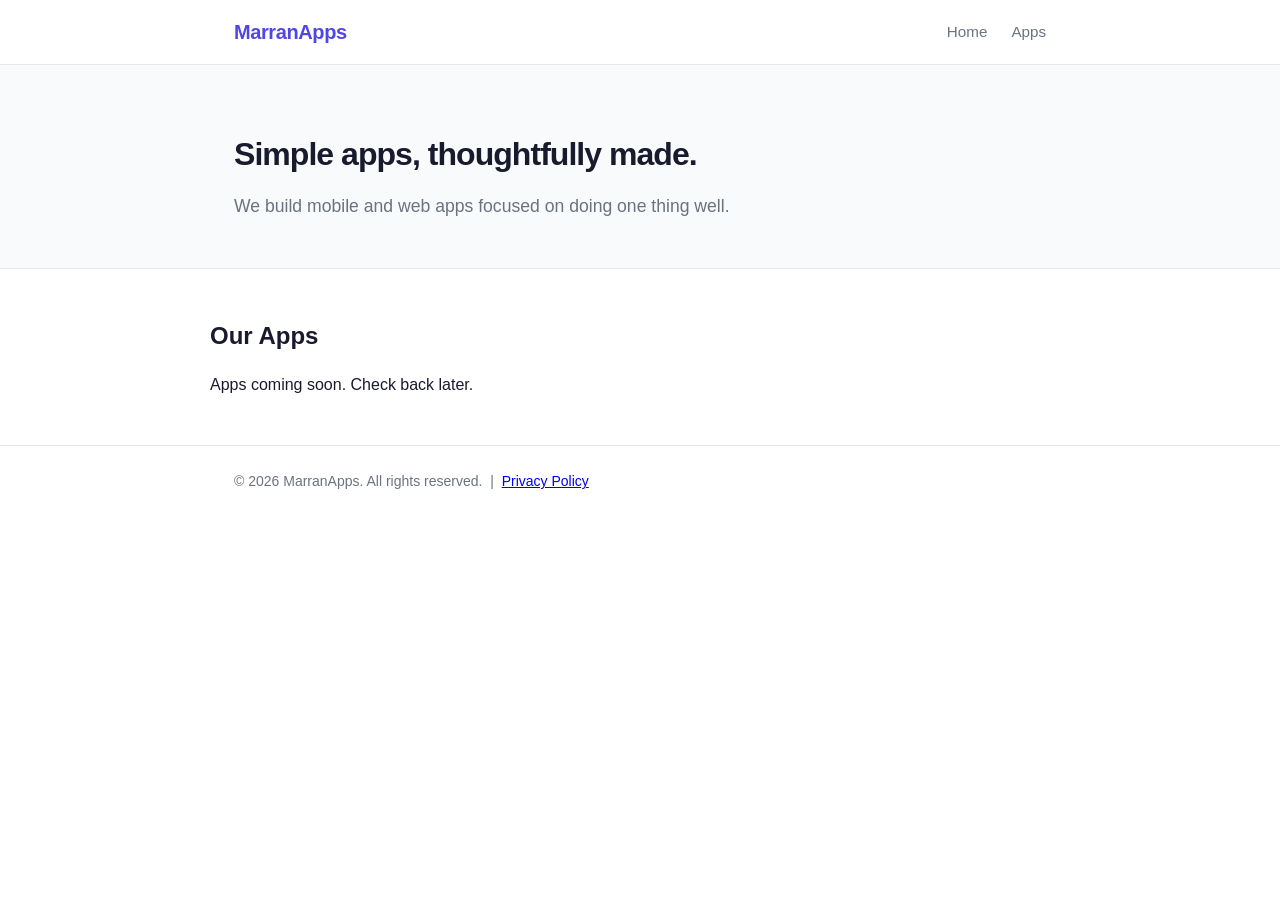
<file: index.html>
<!DOCTYPE html>
<html lang="en">
<head>
  <meta charset="UTF-8" />
  <meta name="viewport" content="width=device-width, initial-scale=1.0" />
  <title>MarranApps</title>
  <link rel="stylesheet" href="style.css" />
</head>
<body>
  <header>
    <div class="container">
      <h1 class="logo">MarranApps</h1>
      <nav>
        <a href="index.html">Home</a>
        <a href="apps.html">Apps</a>
      </nav>
    </div>
  </header>

  <main>
    <section class="hero">
      <div class="container">
        <h2>Simple apps, thoughtfully made.</h2>
        <p>We build mobile and web apps focused on doing one thing well.</p>
      </div>
    </section>

    <section class="apps-preview container">
      <h3>Our Apps</h3>
      <p>Apps coming soon. Check back later.</p>
    </section>
  </main>

  <footer>
    <div class="container">
      <p>&copy; 2026 MarranApps. All rights reserved. &nbsp;|&nbsp; <a href="privacy/privacy-policy.html">Privacy Policy</a></p>
    </div>
  </footer>
</body>
</html>
</file>
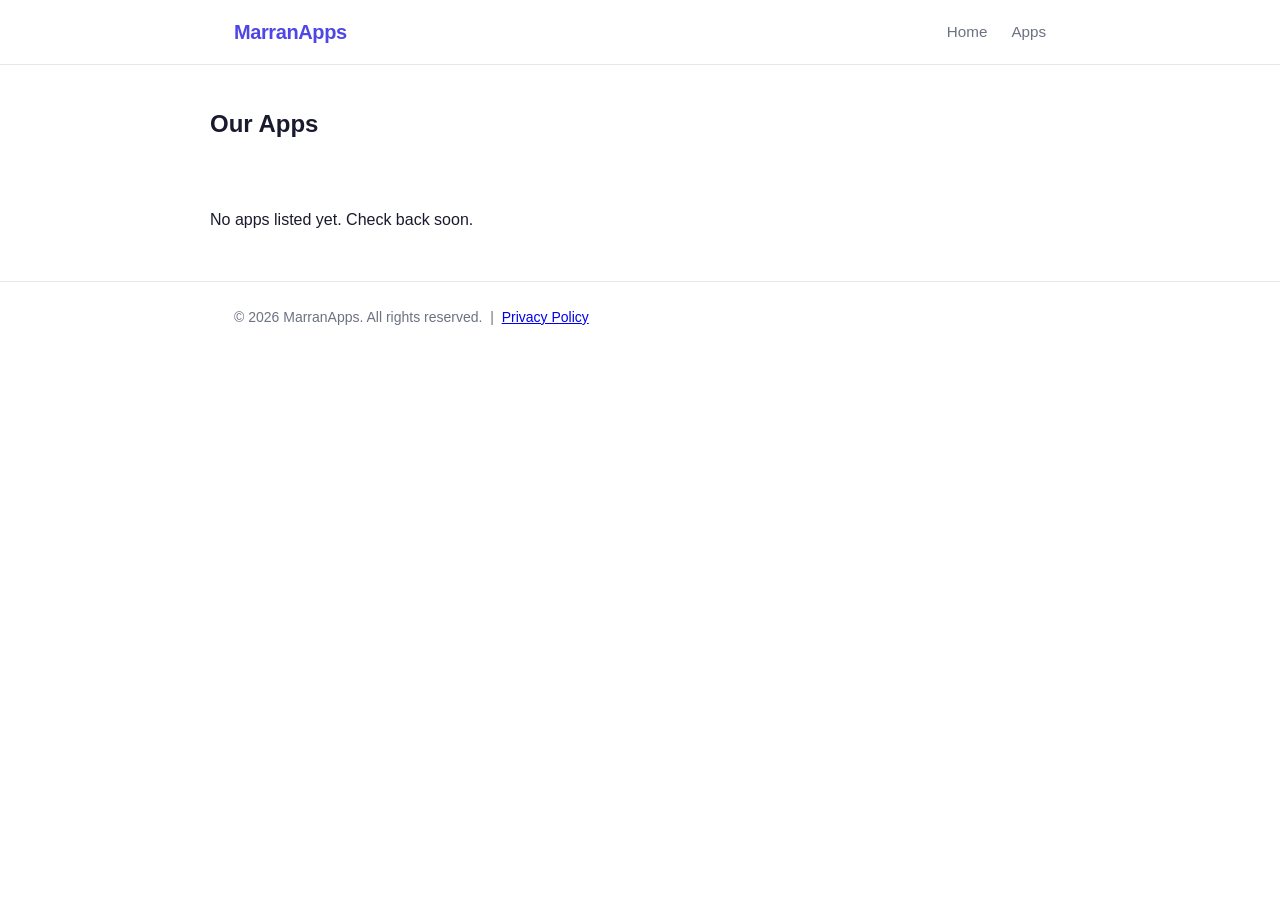
<file: apps.html>
<!DOCTYPE html>
<html lang="en">
<head>
  <meta charset="UTF-8" />
  <meta name="viewport" content="width=device-width, initial-scale=1.0" />
  <title>Apps — MarranApps</title>
  <link rel="stylesheet" href="style.css" />
</head>
<body>
  <header>
    <div class="container">
      <h1 class="logo"><a href="index.html">MarranApps</a></h1>
      <nav>
        <a href="index.html">Home</a>
        <a href="apps.html">Apps</a>
      </nav>
    </div>
  </header>

  <main>
    <section class="page-header container">
      <h2>Our Apps</h2>
    </section>

    <section class="container apps-list">
      <!--
        To add an app, copy the block below and fill in the details.

        <div class="app-card">
          <h3>App Name</h3>
          <p>Short description of the app.</p>
          <a href="privacy/app-name.html">Privacy Policy</a>
        </div>
      -->
      <p>No apps listed yet. Check back soon.</p>
    </section>
  </main>

  <footer>
    <div class="container">
      <p>&copy; 2026 MarranApps. All rights reserved. &nbsp;|&nbsp; <a href="privacy/privacy-policy.html">Privacy Policy</a></p>
    </div>
  </footer>
</body>
</html>
</file>
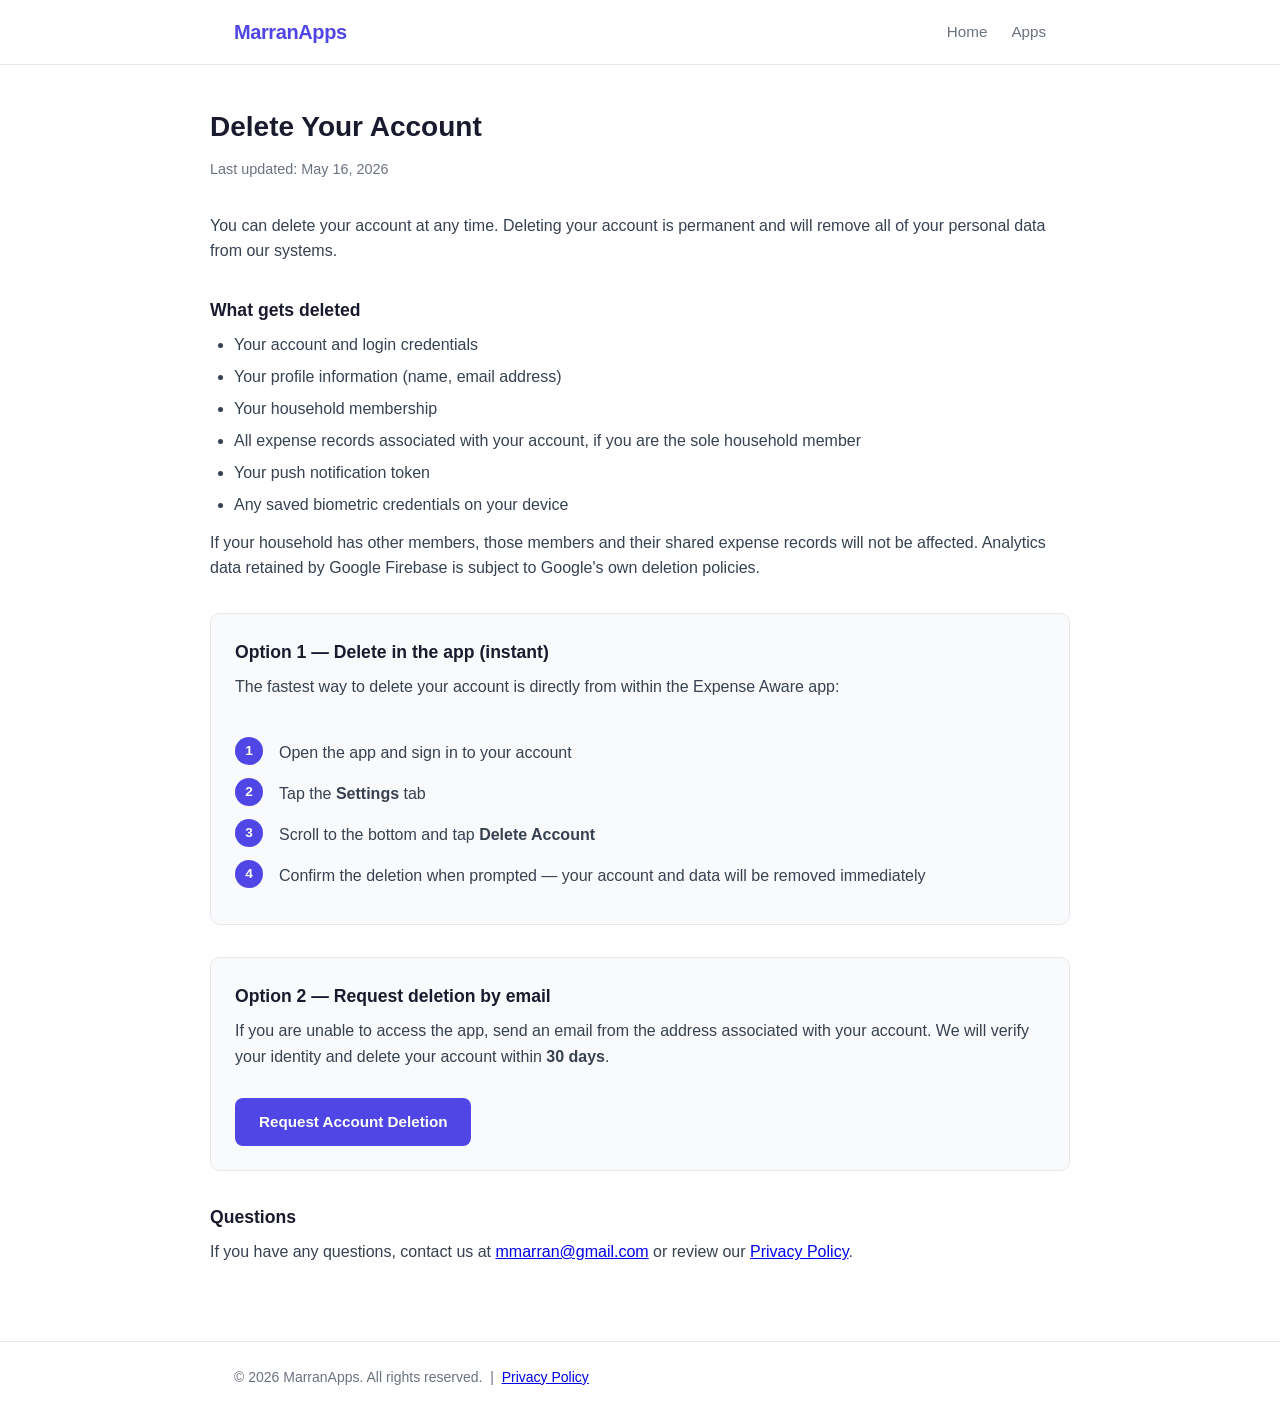
<file: privacy/account-deletion.html>
<!DOCTYPE html>
<html lang="en">
<head>
  <meta charset="UTF-8" />
  <meta name="viewport" content="width=device-width, initial-scale=1.0" />
  <title>Delete Account — MarranApps</title>
  <link rel="stylesheet" href="../style.css" />
  <style>
    .deletion-box {
      border: 1px solid var(--border);
      border-radius: 10px;
      padding: 1.5rem;
      margin: 2rem 0;
      background: var(--bg-alt);
    }
    .deletion-box h3 {
      margin-top: 0;
    }
    .btn-delete {
      display: inline-block;
      margin-top: 1rem;
      padding: 0.75rem 1.5rem;
      background: var(--accent);
      color: #fff;
      border-radius: 8px;
      text-decoration: none;
      font-weight: 600;
      font-size: 0.95rem;
    }
    .btn-delete:hover {
      opacity: 0.9;
      text-decoration: none;
    }
    .step {
      display: flex;
      gap: 1rem;
      align-items: flex-start;
      margin-bottom: 0.75rem;
    }
    .step-num {
      flex-shrink: 0;
      width: 1.75rem;
      height: 1.75rem;
      border-radius: 50%;
      background: var(--accent);
      color: #fff;
      font-weight: 700;
      font-size: 0.85rem;
      display: flex;
      align-items: center;
      justify-content: center;
    }
    .step p {
      margin: 0;
      padding-top: 0.2rem;
    }
  </style>
</head>
<body>
  <header>
    <div class="container">
      <h1 class="logo"><a href="../index.html">MarranApps</a></h1>
      <nav>
        <a href="../index.html">Home</a>
        <a href="../apps.html">Apps</a>
      </nav>
    </div>
  </header>

  <main class="container policy-body">
    <h2>Delete Your Account</h2>
    <p class="meta">Last updated: May 16, 2026</p>

    <p>
      You can delete your account at any time. Deleting your account is permanent and will
      remove all of your personal data from our systems.
    </p>

    <h3>What gets deleted</h3>
    <ul>
      <li>Your account and login credentials</li>
      <li>Your profile information (name, email address)</li>
      <li>Your household membership</li>
      <li>All expense records associated with your account, if you are the sole household member</li>
      <li>Your push notification token</li>
      <li>Any saved biometric credentials on your device</li>
    </ul>
    <p>
      If your household has other members, those members and their shared expense records will
      not be affected. Analytics data retained by Google Firebase is subject to Google's own
      deletion policies.
    </p>

    <div class="deletion-box">
      <h3>Option 1 — Delete in the app (instant)</h3>
      <p>The fastest way to delete your account is directly from within the Expense Aware app:</p>
      <br/>
      <div class="step">
        <div class="step-num">1</div>
        <p>Open the app and sign in to your account</p>
      </div>
      <div class="step">
        <div class="step-num">2</div>
        <p>Tap the <strong>Settings</strong> tab</p>
      </div>
      <div class="step">
        <div class="step-num">3</div>
        <p>Scroll to the bottom and tap <strong>Delete Account</strong></p>
      </div>
      <div class="step">
        <div class="step-num">4</div>
        <p>Confirm the deletion when prompted — your account and data will be removed immediately</p>
      </div>
    </div>

    <div class="deletion-box">
      <h3>Option 2 — Request deletion by email</h3>
      <p>
        If you are unable to access the app, send an email from the address associated with
        your account. We will verify your identity and delete your account within
        <strong>30 days</strong>.
      </p>
      <a class="btn-delete" href="mailto:mmarran@gmail.com?subject=Account%20Deletion%20Request&body=Hi%2C%0A%0AI%20would%20like%20to%20permanently%20delete%20my%20account%20and%20all%20associated%20data.%0A%0AEmail%20used%20to%20register%3A%20%5BYour%20email%5D%0AApp%3A%20Expense%20Aware%0A%0AThank%20you.">
        Request Account Deletion
      </a>
    </div>

    <h3>Questions</h3>
    <p>
      If you have any questions, contact us at
      <a href="mailto:mmarran@gmail.com">mmarran@gmail.com</a> or review our
      <a href="privacy-policy.html">Privacy Policy</a>.
    </p>
  </main>

  <footer>
    <div class="container">
      <p>&copy; 2026 MarranApps. All rights reserved. &nbsp;|&nbsp; <a href="privacy-policy.html">Privacy Policy</a></p>
    </div>
  </footer>
</body>
</html>
</file>
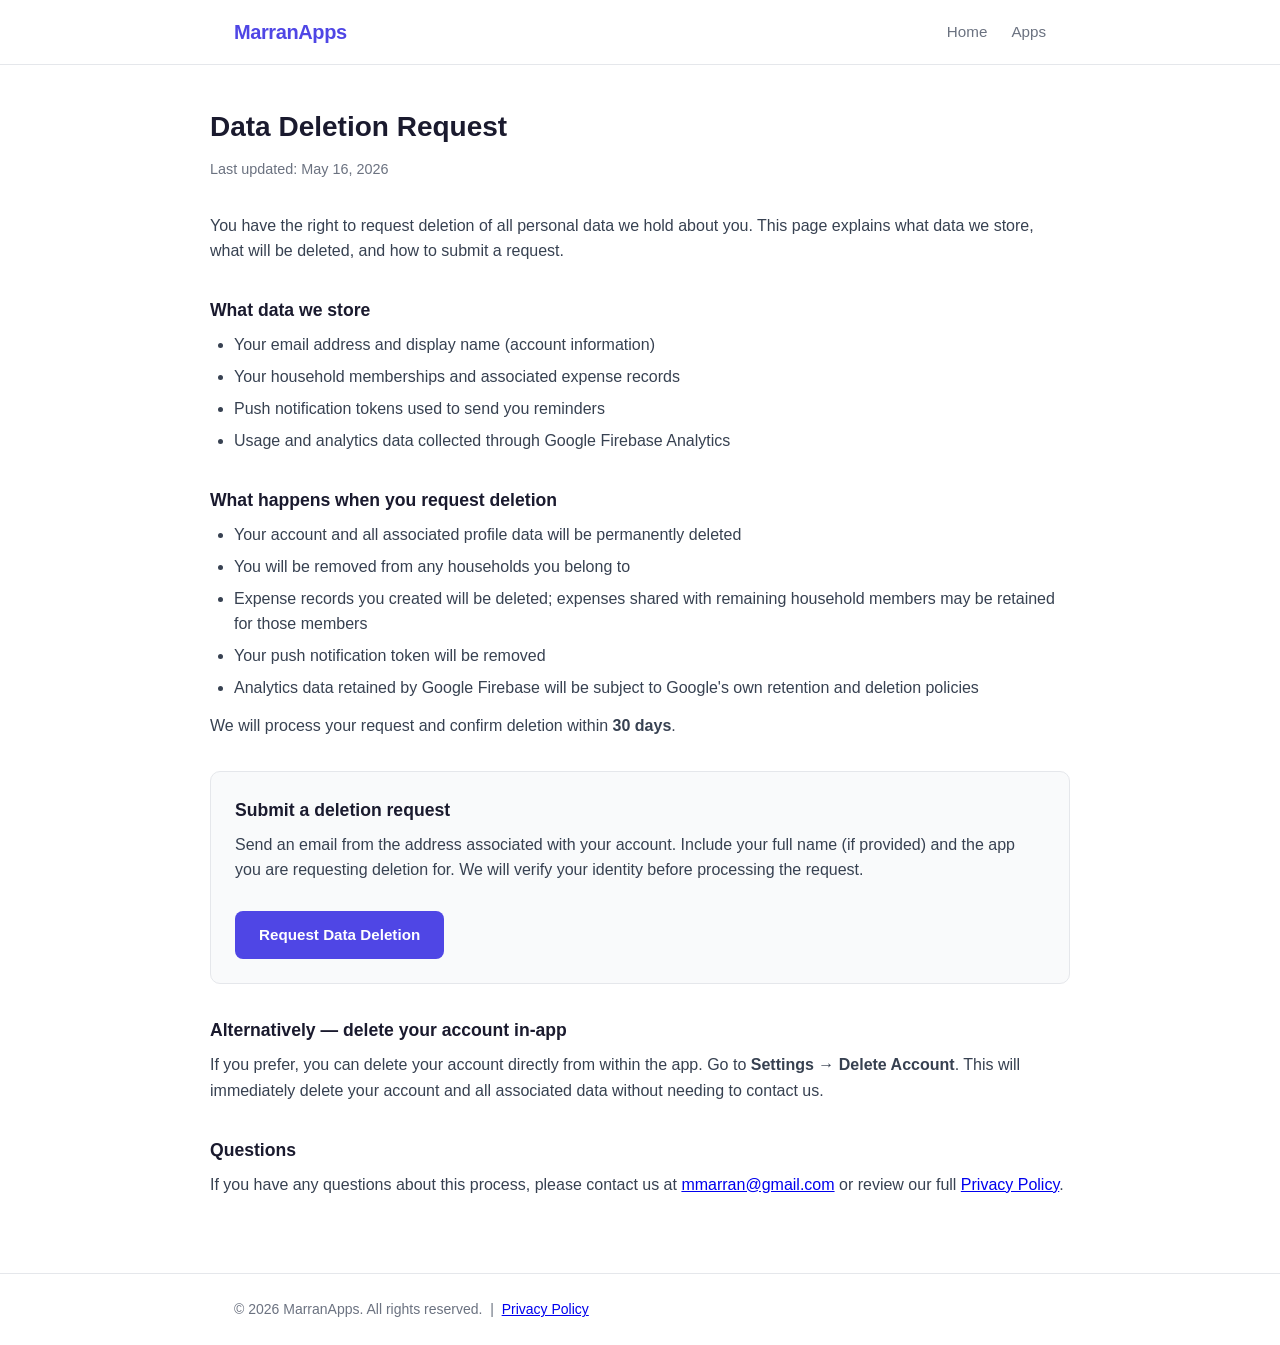
<file: privacy/data-deletion.html>
<!DOCTYPE html>
<html lang="en">
<head>
  <meta charset="UTF-8" />
  <meta name="viewport" content="width=device-width, initial-scale=1.0" />
  <title>Data Deletion Request — MarranApps</title>
  <link rel="stylesheet" href="../style.css" />
  <style>
    .deletion-box {
      border: 1px solid var(--border);
      border-radius: 10px;
      padding: 1.5rem;
      margin: 2rem 0;
      background: var(--bg-alt);
    }
    .deletion-box h3 {
      margin-top: 0;
    }
    .btn-delete {
      display: inline-block;
      margin-top: 1rem;
      padding: 0.75rem 1.5rem;
      background: var(--accent);
      color: #fff;
      border-radius: 8px;
      text-decoration: none;
      font-weight: 600;
      font-size: 0.95rem;
    }
    .btn-delete:hover {
      opacity: 0.9;
      text-decoration: none;
    }
  </style>
</head>
<body>
  <header>
    <div class="container">
      <h1 class="logo"><a href="../index.html">MarranApps</a></h1>
      <nav>
        <a href="../index.html">Home</a>
        <a href="../apps.html">Apps</a>
      </nav>
    </div>
  </header>

  <main class="container policy-body">
    <h2>Data Deletion Request</h2>
    <p class="meta">Last updated: May 16, 2026</p>

    <p>
      You have the right to request deletion of all personal data we hold about you.
      This page explains what data we store, what will be deleted, and how to submit a request.
    </p>

    <h3>What data we store</h3>
    <ul>
      <li>Your email address and display name (account information)</li>
      <li>Your household memberships and associated expense records</li>
      <li>Push notification tokens used to send you reminders</li>
      <li>Usage and analytics data collected through Google Firebase Analytics</li>
    </ul>

    <h3>What happens when you request deletion</h3>
    <ul>
      <li>Your account and all associated profile data will be permanently deleted</li>
      <li>You will be removed from any households you belong to</li>
      <li>Expense records you created will be deleted; expenses shared with remaining household members may be retained for those members</li>
      <li>Your push notification token will be removed</li>
      <li>Analytics data retained by Google Firebase will be subject to Google's own retention and deletion policies</li>
    </ul>

    <p>
      We will process your request and confirm deletion within <strong>30 days</strong>.
    </p>

    <div class="deletion-box">
      <h3>Submit a deletion request</h3>
      <p>
        Send an email from the address associated with your account. Include your full name
        (if provided) and the app you are requesting deletion for. We will verify your identity
        before processing the request.
      </p>
      <a class="btn-delete" href="mailto:mmarran@gmail.com?subject=Data%20Deletion%20Request&body=Hi%2C%0A%0AI%20would%20like%20to%20request%20deletion%20of%20all%20personal%20data%20associated%20with%20my%20account.%0A%0AApp%3A%20%5BApp%20name%5D%0AEmail%20used%20to%20register%3A%20%5BYour%20email%5D%0A%0AThank%20you.">
        Request Data Deletion
      </a>
    </div>

    <h3>Alternatively — delete your account in-app</h3>
    <p>
      If you prefer, you can delete your account directly from within the app. Go to
      <strong>Settings → Delete Account</strong>. This will immediately delete your account
      and all associated data without needing to contact us.
    </p>

    <h3>Questions</h3>
    <p>
      If you have any questions about this process, please contact us at
      <a href="mailto:mmarran@gmail.com">mmarran@gmail.com</a> or review our full
      <a href="privacy-policy.html">Privacy Policy</a>.
    </p>
  </main>

  <footer>
    <div class="container">
      <p>&copy; 2026 MarranApps. All rights reserved. &nbsp;|&nbsp; <a href="privacy-policy.html">Privacy Policy</a></p>
    </div>
  </footer>
</body>
</html>
</file>
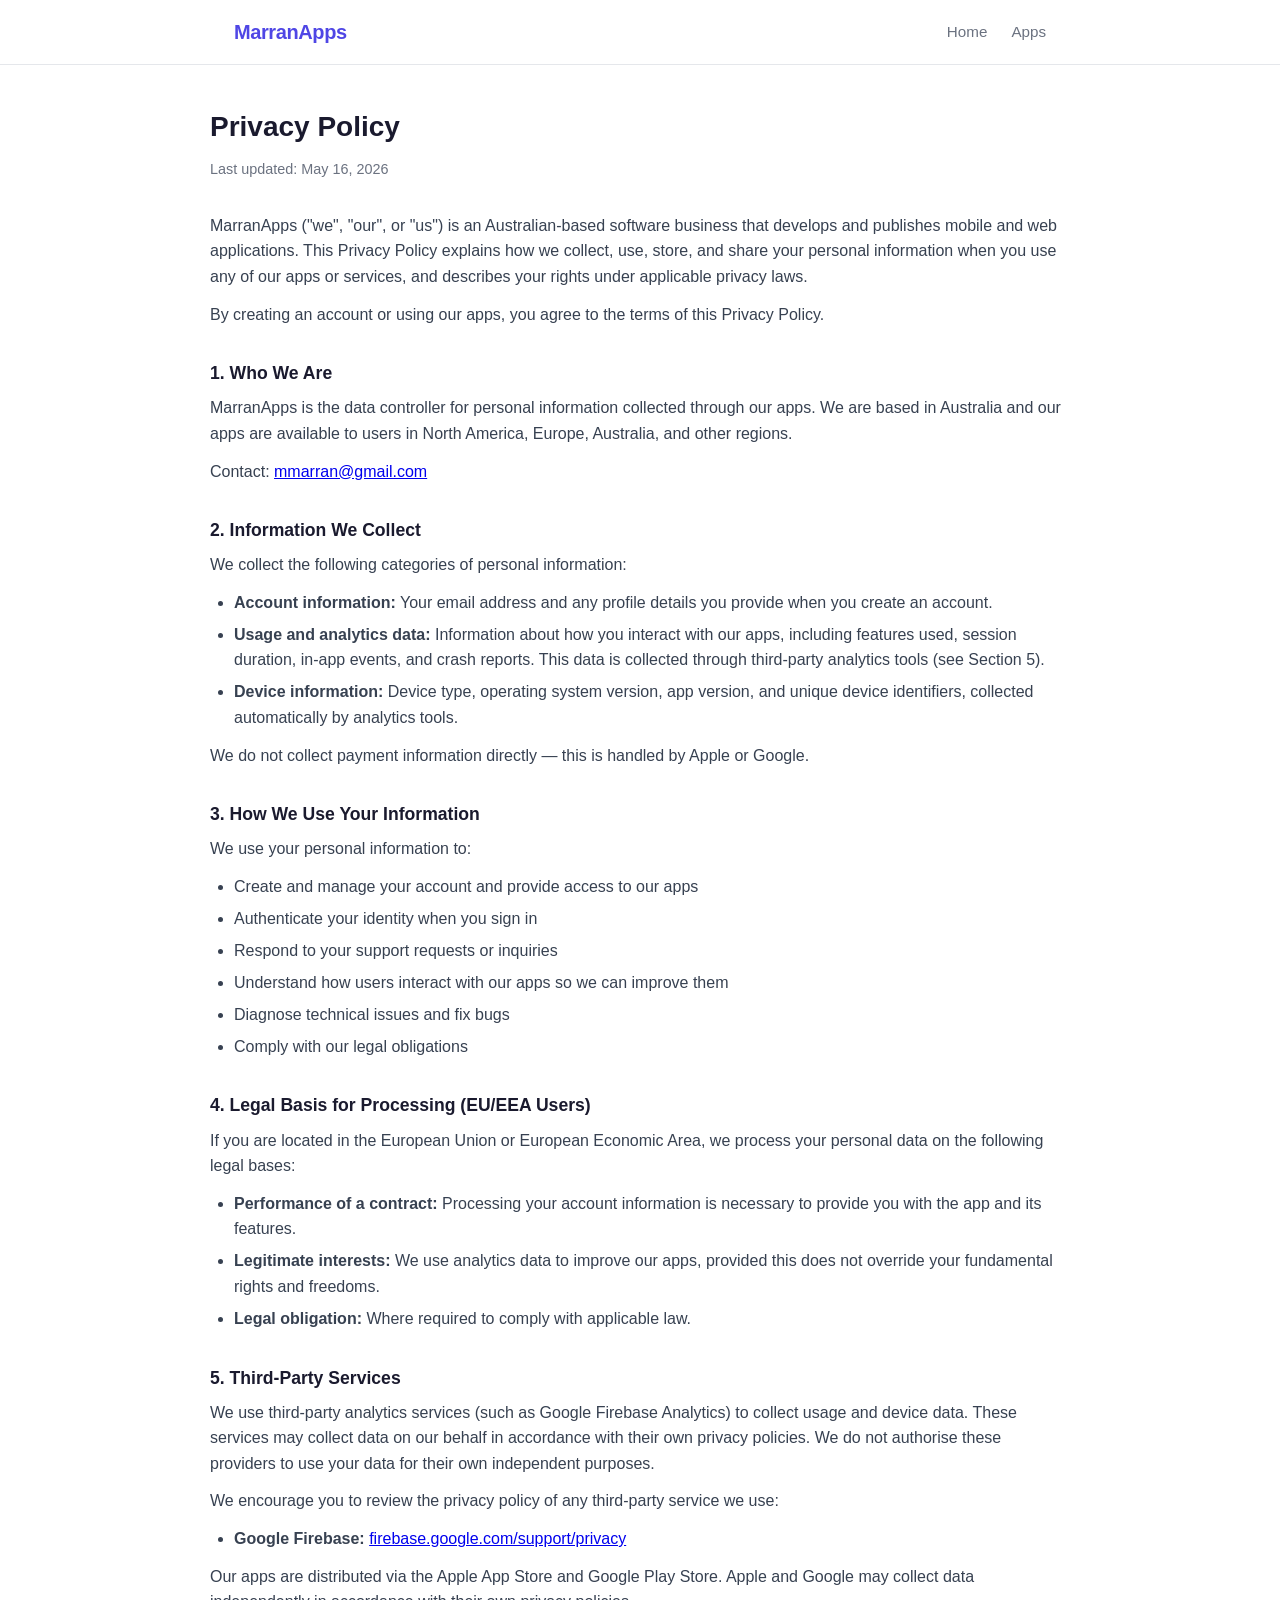
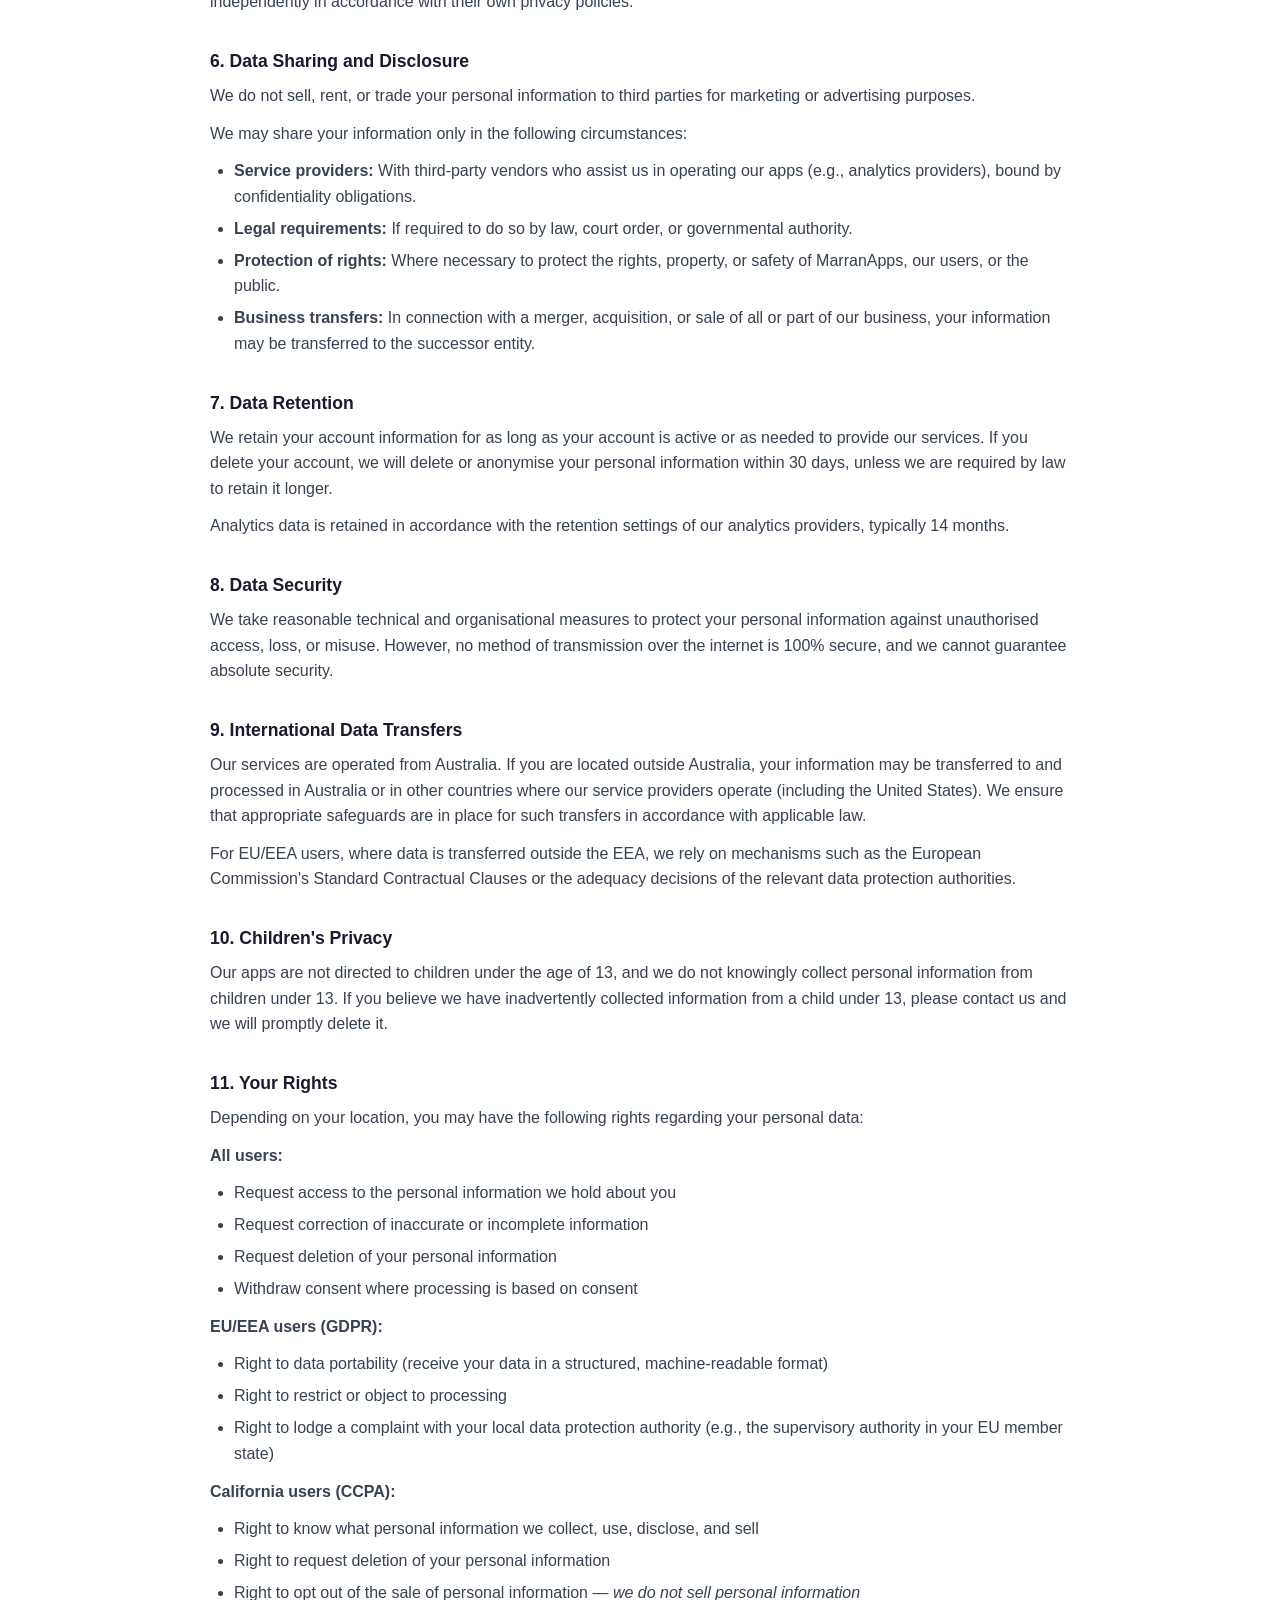
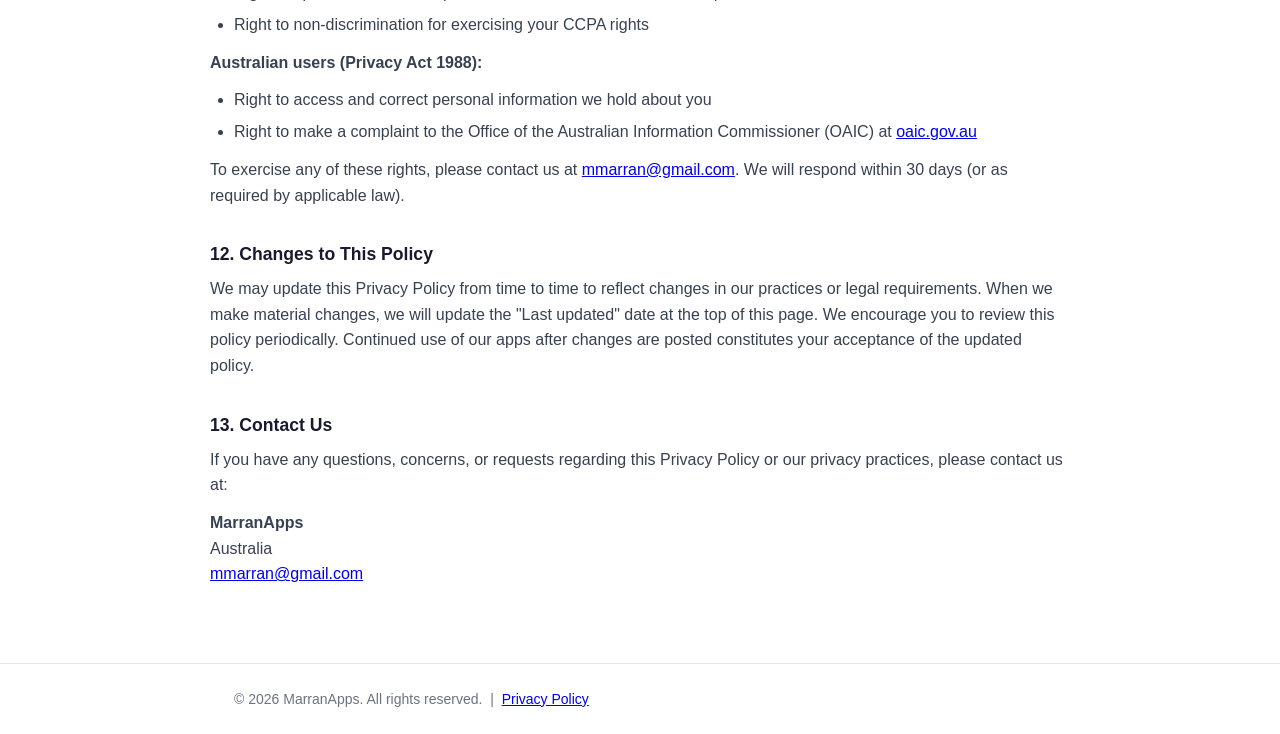
<file: privacy/privacy-policy.html>
<!DOCTYPE html>
<html lang="en">
<head>
  <meta charset="UTF-8" />
  <meta name="viewport" content="width=device-width, initial-scale=1.0" />
  <title>Privacy Policy — MarranApps</title>
  <link rel="stylesheet" href="../style.css" />
</head>
<body>
  <header>
    <div class="container">
      <h1 class="logo"><a href="../index.html">MarranApps</a></h1>
      <nav>
        <a href="../index.html">Home</a>
        <a href="../apps.html">Apps</a>
      </nav>
    </div>
  </header>

  <main class="container policy-body">
    <h2>Privacy Policy</h2>
    <p class="meta">Last updated: May 16, 2026</p>

    <p>
      MarranApps ("we", "our", or "us") is an Australian-based software business that develops and
      publishes mobile and web applications. This Privacy Policy explains how we collect, use, store,
      and share your personal information when you use any of our apps or services, and describes
      your rights under applicable privacy laws.
    </p>

    <p>
      By creating an account or using our apps, you agree to the terms of this Privacy Policy.
    </p>

    <h3>1. Who We Are</h3>
    <p>
      MarranApps is the data controller for personal information collected through our apps.
      We are based in Australia and our apps are available to users in North America, Europe,
      Australia, and other regions.
    </p>
    <p>
      Contact: <a href="mailto:mmarran@gmail.com">mmarran@gmail.com</a>
    </p>

    <h3>2. Information We Collect</h3>
    <p>We collect the following categories of personal information:</p>
    <ul>
      <li>
        <strong>Account information:</strong> Your email address and any profile details you
        provide when you create an account.
      </li>
      <li>
        <strong>Usage and analytics data:</strong> Information about how you interact with our
        apps, including features used, session duration, in-app events, and crash reports.
        This data is collected through third-party analytics tools (see Section 5).
      </li>
      <li>
        <strong>Device information:</strong> Device type, operating system version, app version,
        and unique device identifiers, collected automatically by analytics tools.
      </li>
    </ul>
    <p>We do not collect payment information directly — this is handled by Apple or Google.</p>

    <h3>3. How We Use Your Information</h3>
    <p>We use your personal information to:</p>
    <ul>
      <li>Create and manage your account and provide access to our apps</li>
      <li>Authenticate your identity when you sign in</li>
      <li>Respond to your support requests or inquiries</li>
      <li>Understand how users interact with our apps so we can improve them</li>
      <li>Diagnose technical issues and fix bugs</li>
      <li>Comply with our legal obligations</li>
    </ul>

    <h3>4. Legal Basis for Processing (EU/EEA Users)</h3>
    <p>
      If you are located in the European Union or European Economic Area, we process your
      personal data on the following legal bases:
    </p>
    <ul>
      <li>
        <strong>Performance of a contract:</strong> Processing your account information is
        necessary to provide you with the app and its features.
      </li>
      <li>
        <strong>Legitimate interests:</strong> We use analytics data to improve our apps,
        provided this does not override your fundamental rights and freedoms.
      </li>
      <li>
        <strong>Legal obligation:</strong> Where required to comply with applicable law.
      </li>
    </ul>

    <h3>5. Third-Party Services</h3>
    <p>
      We use third-party analytics services (such as Google Firebase Analytics) to collect
      usage and device data. These services may collect data on our behalf in accordance with
      their own privacy policies. We do not authorise these providers to use your data for
      their own independent purposes.
    </p>
    <p>
      We encourage you to review the privacy policy of any third-party service we use:
    </p>
    <ul>
      <li><strong>Google Firebase:</strong> <a href="https://firebase.google.com/support/privacy" target="_blank" rel="noopener">firebase.google.com/support/privacy</a></li>
    </ul>
    <p>
      Our apps are distributed via the Apple App Store and Google Play Store. Apple and Google
      may collect data independently in accordance with their own privacy policies.
    </p>

    <h3>6. Data Sharing and Disclosure</h3>
    <p>
      We do not sell, rent, or trade your personal information to third parties for marketing
      or advertising purposes.
    </p>
    <p>We may share your information only in the following circumstances:</p>
    <ul>
      <li>
        <strong>Service providers:</strong> With third-party vendors who assist us in operating
        our apps (e.g., analytics providers), bound by confidentiality obligations.
      </li>
      <li>
        <strong>Legal requirements:</strong> If required to do so by law, court order, or
        governmental authority.
      </li>
      <li>
        <strong>Protection of rights:</strong> Where necessary to protect the rights, property,
        or safety of MarranApps, our users, or the public.
      </li>
      <li>
        <strong>Business transfers:</strong> In connection with a merger, acquisition, or sale
        of all or part of our business, your information may be transferred to the successor
        entity.
      </li>
    </ul>

    <h3>7. Data Retention</h3>
    <p>
      We retain your account information for as long as your account is active or as needed to
      provide our services. If you delete your account, we will delete or anonymise your personal
      information within 30 days, unless we are required by law to retain it longer.
    </p>
    <p>
      Analytics data is retained in accordance with the retention settings of our analytics
      providers, typically 14 months.
    </p>

    <h3>8. Data Security</h3>
    <p>
      We take reasonable technical and organisational measures to protect your personal
      information against unauthorised access, loss, or misuse. However, no method of
      transmission over the internet is 100% secure, and we cannot guarantee absolute security.
    </p>

    <h3>9. International Data Transfers</h3>
    <p>
      Our services are operated from Australia. If you are located outside Australia, your
      information may be transferred to and processed in Australia or in other countries where
      our service providers operate (including the United States). We ensure that appropriate
      safeguards are in place for such transfers in accordance with applicable law.
    </p>
    <p>
      For EU/EEA users, where data is transferred outside the EEA, we rely on mechanisms
      such as the European Commission's Standard Contractual Clauses or the adequacy decisions
      of the relevant data protection authorities.
    </p>

    <h3>10. Children's Privacy</h3>
    <p>
      Our apps are not directed to children under the age of 13, and we do not knowingly collect
      personal information from children under 13. If you believe we have inadvertently collected
      information from a child under 13, please contact us and we will promptly delete it.
    </p>

    <h3>11. Your Rights</h3>
    <p>Depending on your location, you may have the following rights regarding your personal data:</p>

    <p><strong>All users:</strong></p>
    <ul>
      <li>Request access to the personal information we hold about you</li>
      <li>Request correction of inaccurate or incomplete information</li>
      <li>Request deletion of your personal information</li>
      <li>Withdraw consent where processing is based on consent</li>
    </ul>

    <p><strong>EU/EEA users (GDPR):</strong></p>
    <ul>
      <li>Right to data portability (receive your data in a structured, machine-readable format)</li>
      <li>Right to restrict or object to processing</li>
      <li>Right to lodge a complaint with your local data protection authority (e.g., the supervisory authority in your EU member state)</li>
    </ul>

    <p><strong>California users (CCPA):</strong></p>
    <ul>
      <li>Right to know what personal information we collect, use, disclose, and sell</li>
      <li>Right to request deletion of your personal information</li>
      <li>Right to opt out of the sale of personal information — <em>we do not sell personal information</em></li>
      <li>Right to non-discrimination for exercising your CCPA rights</li>
    </ul>

    <p><strong>Australian users (Privacy Act 1988):</strong></p>
    <ul>
      <li>Right to access and correct personal information we hold about you</li>
      <li>Right to make a complaint to the Office of the Australian Information Commissioner (OAIC) at <a href="https://www.oaic.gov.au" target="_blank" rel="noopener">oaic.gov.au</a></li>
    </ul>

    <p>
      To exercise any of these rights, please contact us at
      <a href="mailto:mmarran@gmail.com">mmarran@gmail.com</a>. We will respond within
      30 days (or as required by applicable law).
    </p>

    <h3>12. Changes to This Policy</h3>
    <p>
      We may update this Privacy Policy from time to time to reflect changes in our practices
      or legal requirements. When we make material changes, we will update the "Last updated"
      date at the top of this page. We encourage you to review this policy periodically.
      Continued use of our apps after changes are posted constitutes your acceptance of the
      updated policy.
    </p>

    <h3>13. Contact Us</h3>
    <p>
      If you have any questions, concerns, or requests regarding this Privacy Policy or our
      privacy practices, please contact us at:
    </p>
    <p>
      <strong>MarranApps</strong><br />
      Australia<br />
      <a href="mailto:mmarran@gmail.com">mmarran@gmail.com</a>
    </p>
  </main>

  <footer>
    <div class="container">
      <p>&copy; 2026 MarranApps. All rights reserved. &nbsp;|&nbsp; <a href="privacy/privacy-policy.html">Privacy Policy</a></p>
    </div>
  </footer>
</body>
</html>
</file>
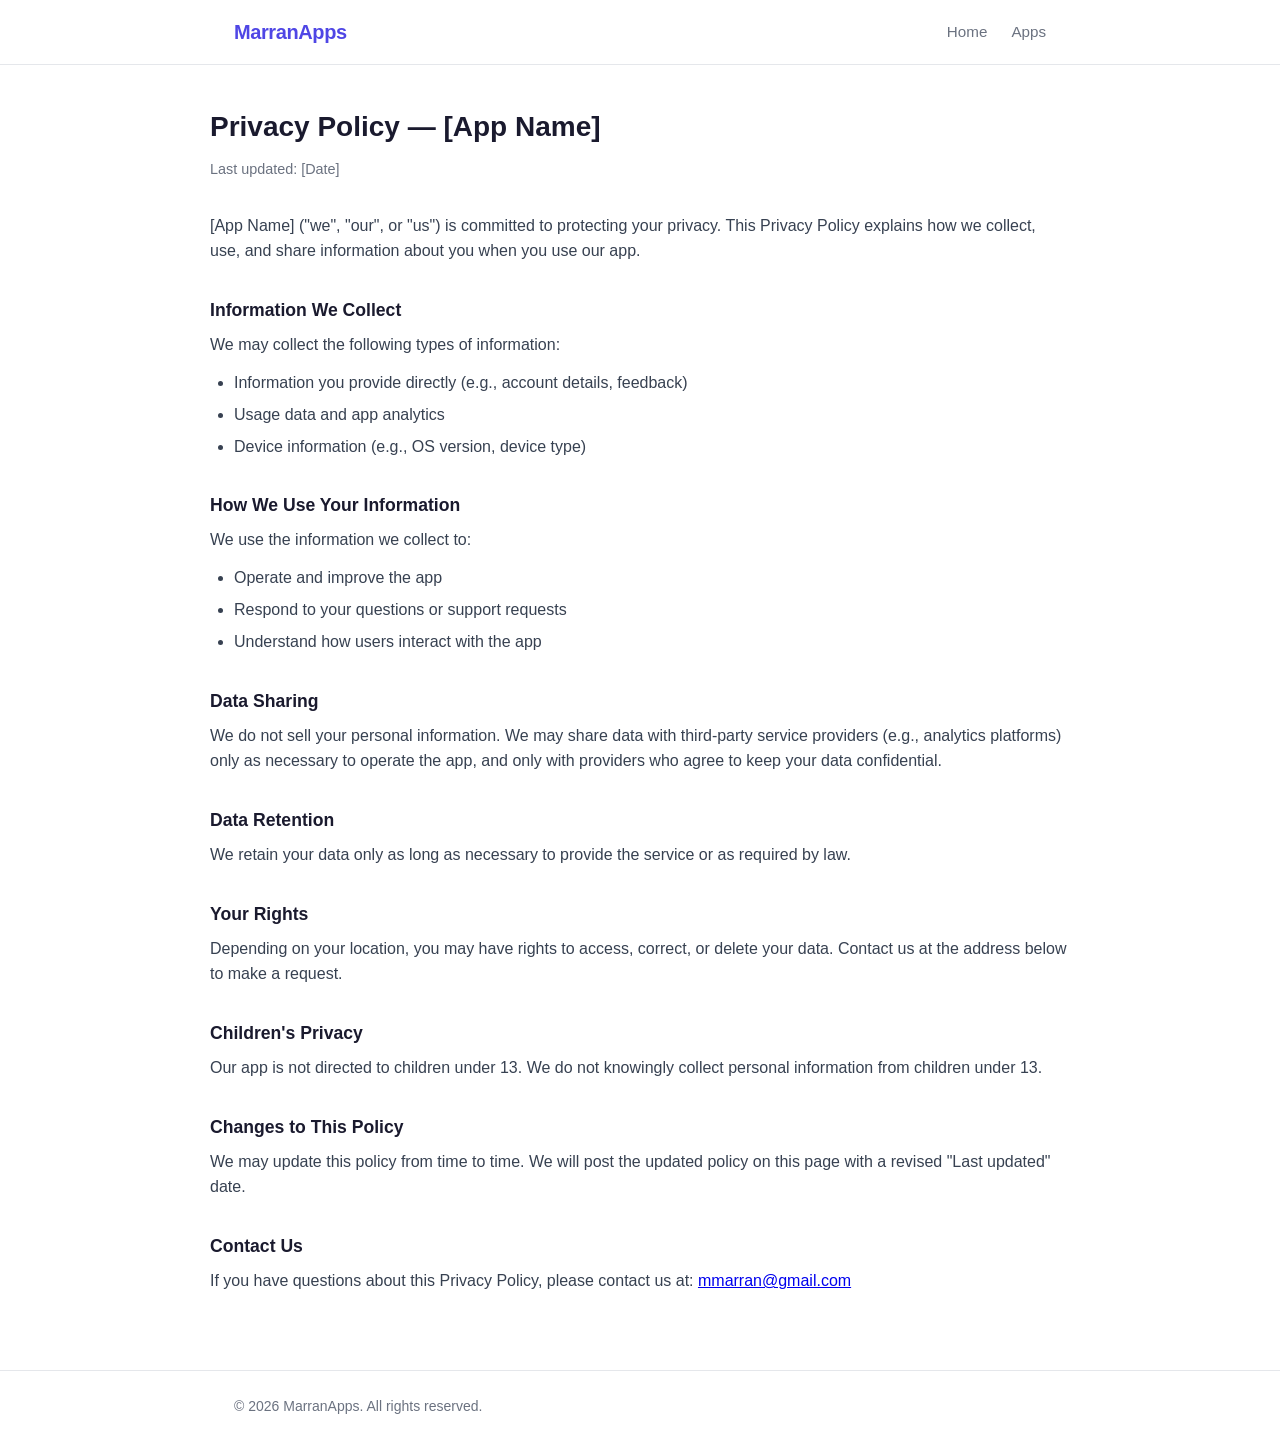
<file: privacy/template.html>
<!DOCTYPE html>
<html lang="en">
<head>
  <meta charset="UTF-8" />
  <meta name="viewport" content="width=device-width, initial-scale=1.0" />
  <title>Privacy Policy — [App Name] — MarranApps</title>
  <link rel="stylesheet" href="../style.css" />
</head>
<body>
  <header>
    <div class="container">
      <h1 class="logo"><a href="../index.html">MarranApps</a></h1>
      <nav>
        <a href="../index.html">Home</a>
        <a href="../apps.html">Apps</a>
      </nav>
    </div>
  </header>

  <main class="container policy-body">
    <h2>Privacy Policy — [App Name]</h2>
    <p class="meta">Last updated: [Date]</p>

    <p>
      [App Name] ("we", "our", or "us") is committed to protecting your privacy.
      This Privacy Policy explains how we collect, use, and share information about
      you when you use our app.
    </p>

    <h3>Information We Collect</h3>
    <p>
      We may collect the following types of information:
    </p>
    <ul>
      <li>Information you provide directly (e.g., account details, feedback)</li>
      <li>Usage data and app analytics</li>
      <li>Device information (e.g., OS version, device type)</li>
    </ul>

    <h3>How We Use Your Information</h3>
    <p>We use the information we collect to:</p>
    <ul>
      <li>Operate and improve the app</li>
      <li>Respond to your questions or support requests</li>
      <li>Understand how users interact with the app</li>
    </ul>

    <h3>Data Sharing</h3>
    <p>
      We do not sell your personal information. We may share data with third-party
      service providers (e.g., analytics platforms) only as necessary to operate
      the app, and only with providers who agree to keep your data confidential.
    </p>

    <h3>Data Retention</h3>
    <p>
      We retain your data only as long as necessary to provide the service or as
      required by law.
    </p>

    <h3>Your Rights</h3>
    <p>
      Depending on your location, you may have rights to access, correct, or delete
      your data. Contact us at the address below to make a request.
    </p>

    <h3>Children's Privacy</h3>
    <p>
      Our app is not directed to children under 13. We do not knowingly collect
      personal information from children under 13.
    </p>

    <h3>Changes to This Policy</h3>
    <p>
      We may update this policy from time to time. We will post the updated policy
      on this page with a revised "Last updated" date.
    </p>

    <h3>Contact Us</h3>
    <p>
      If you have questions about this Privacy Policy, please contact us at:
      <a href="mailto:mmarran@gmail.com">mmarran@gmail.com</a>
    </p>
  </main>

  <footer>
    <div class="container">
      <p>&copy; 2026 MarranApps. All rights reserved.</p>
    </div>
  </footer>
</body>
</html>
</file>
<file: style.css>
*, *::before, *::after {
  box-sizing: border-box;
  margin: 0;
  padding: 0;
}

:root {
  --accent: #4f46e5;
  --text: #1a1a2e;
  --muted: #6b7280;
  --bg: #ffffff;
  --bg-alt: #f9fafb;
  --border: #e5e7eb;
}

body {
  font-family: -apple-system, BlinkMacSystemFont, "Segoe UI", Roboto, sans-serif;
  color: var(--text);
  background: var(--bg);
  line-height: 1.6;
}

.container {
  max-width: 860px;
  margin: 0 auto;
  padding: 0 1.5rem;
}

/* Header */
header {
  border-bottom: 1px solid var(--border);
  padding: 1rem 0;
}

header .container {
  display: flex;
  align-items: center;
  justify-content: space-between;
}

.logo {
  font-size: 1.25rem;
  font-weight: 700;
  color: var(--accent);
  letter-spacing: -0.02em;
}

.logo a {
  color: inherit;
  text-decoration: none;
}

nav {
  display: flex;
  gap: 1.5rem;
}

nav a {
  color: var(--muted);
  text-decoration: none;
  font-size: 0.95rem;
  transition: color 0.15s;
}

nav a:hover {
  color: var(--accent);
}

/* Hero */
.hero {
  padding: 4rem 0 3rem;
  background: var(--bg-alt);
  border-bottom: 1px solid var(--border);
}

.hero h2 {
  font-size: 2rem;
  font-weight: 700;
  letter-spacing: -0.03em;
  margin-bottom: 0.75rem;
}

.hero p {
  font-size: 1.1rem;
  color: var(--muted);
}

/* Apps preview / list */
.apps-preview,
.apps-list {
  padding: 3rem 0;
}

.apps-preview h3,
.page-header h2 {
  font-size: 1.5rem;
  font-weight: 700;
  margin-bottom: 1rem;
}

.page-header {
  padding: 2.5rem 0 0;
}

.app-card {
  border: 1px solid var(--border);
  border-radius: 10px;
  padding: 1.5rem;
  margin-bottom: 1rem;
}

.app-card h3 {
  font-size: 1.1rem;
  font-weight: 600;
  margin-bottom: 0.4rem;
}

.app-card p {
  color: var(--muted);
  margin-bottom: 0.75rem;
  font-size: 0.95rem;
}

.app-card a {
  color: var(--accent);
  font-size: 0.9rem;
  text-decoration: none;
}

.app-card a:hover {
  text-decoration: underline;
}

/* Privacy policy page */
.policy-body {
  padding: 2.5rem 0 4rem;
}

.policy-body h2 {
  font-size: 1.75rem;
  font-weight: 700;
  margin-bottom: 0.5rem;
}

.policy-body .meta {
  color: var(--muted);
  font-size: 0.9rem;
  margin-bottom: 2rem;
}

.policy-body h3 {
  font-size: 1.1rem;
  font-weight: 600;
  margin: 2rem 0 0.5rem;
}

.policy-body p {
  color: #374151;
  margin-bottom: 0.75rem;
}

.policy-body ul {
  padding-left: 1.5rem;
  color: #374151;
  margin-bottom: 0.75rem;
}

.policy-body ul li {
  margin-bottom: 0.4rem;
}

/* Footer */
footer {
  border-top: 1px solid var(--border);
  padding: 1.5rem 0;
  margin-top: auto;
}

footer p {
  font-size: 0.875rem;
  color: var(--muted);
}
</file>
